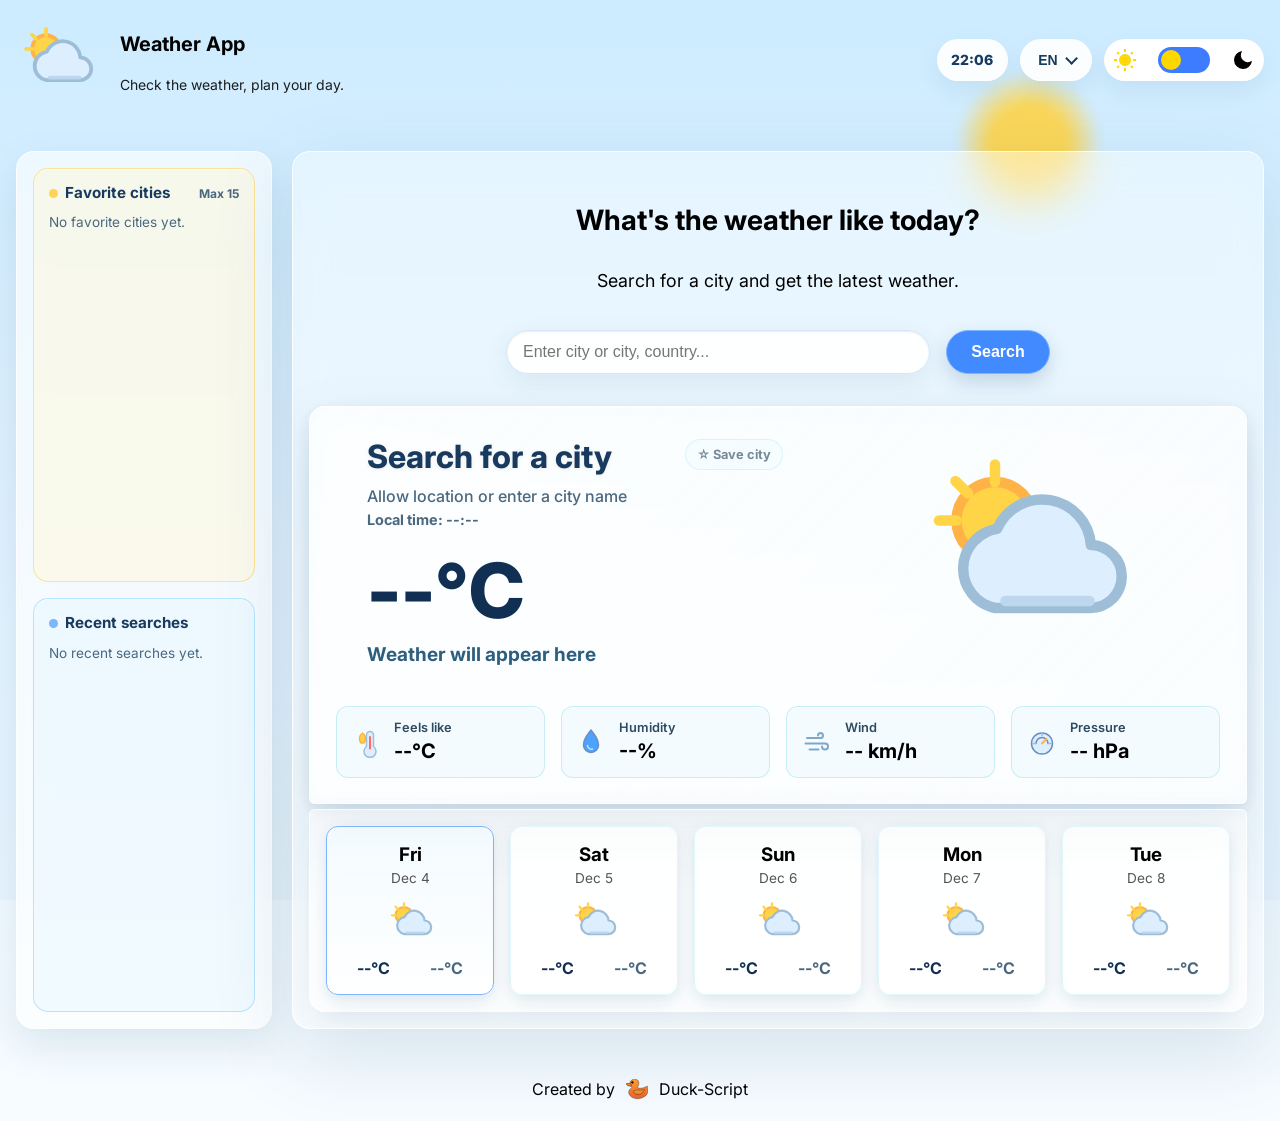
<file: index.html>
<!DOCTYPE html>

<html lang="en">

<head>
    <meta charset="UTF-8">
    <meta name="viewport" content="width=device-width, initial-scale=1.0">
    <meta http-equiv="X-UA-Compatible" content="ie=edge">
    <meta name="color-scheme" content="light dark">

    <link href="https://fonts.googleapis.com/css2?family=Inter:wght@400;500;600;700;800&display=swap" rel="stylesheet">

    <title>Weather App</title>

    <link rel="stylesheet" href="./css/style.css">
    <script src="./js/main.js" defer></script>
    
</head>

<body>
    <div class="weather-background" id="weather-background" aria-hidden="true">
        <div class="weather-bg__sun"></div>
        <div class="weather-bg__moon"></div>
        <div class="weather-bg__stars"></div>
        <div class="weather-bg__cloud weather-bg__cloud--one"><span class="weather-bg__precipitation"></span></div>
        <div class="weather-bg__cloud weather-bg__cloud--two"><span class="weather-bg__precipitation"></span></div>
        <div class="weather-bg__cloud weather-bg__cloud--three"><span class="weather-bg__precipitation"></span></div>
        <div class="weather-bg__cloud weather-bg__cloud--four"><span class="weather-bg__precipitation"></span></div>
        <div class="weather-bg__cloud weather-bg__cloud--five"><span class="weather-bg__precipitation"></span></div>
        <div class="weather-bg__cloud weather-bg__cloud--six"><span class="weather-bg__precipitation"></span></div>
        <div class="weather-bg__rain"></div>
        <div class="weather-bg__snow"></div>
        <div class="weather-bg__lightning"></div>
        <div class="weather-bg__fog"></div>
        <div class="weather-bg__birds">
            <span></span>
            <span></span>
            <span></span>
        </div>
    </div>

    <div class="page-loader" id="page-loader">
        <div class="loader-card" aria-hidden="true">
            <div class="loader-sky">
                <span class="loader-ring"></span>
                <img src="./assets/icons/weather/partly-cloudy.svg" alt="" class="loader-icon">
                <span class="loader-dot loader-dot-1"></span>
                <span class="loader-dot loader-dot-2"></span>
                <span class="loader-dot loader-dot-3"></span>
            </div>
            <div class="loader-progress">
                <span></span>
            </div>
        </div>
        <p>Loading weather app...</p>
    </div>

    <header class="top-section">

        <div class="sun-cloud-icon">
            <img src="./assets/icons/weather/partly-cloudy.svg" alt="" class="weather-icon" aria-hidden="true">
        </div>

        <div class="app-name">
            <p class="app-title">Weather App</p>
            <p class="app-subtitle">Check the weather, plan your day.</p>
        </div>

        <div class="header-controls">
            <div class="app-clock" id="app-clock" aria-label="Current time">--:--</div>

            <div class="language-menu">
                <select id="language-select" class="language-select" aria-label="Language selector">
                    <option value="en">EN</option>
                    <option value="pl">PL</option>
                    <option value="ua">UA</option>
                </select>

                <button id="language-button" class="language-button" type="button" aria-haspopup="listbox" aria-expanded="false" aria-controls="language-options">
                    EN
                </button>

                <div id="language-options" class="language-options" role="listbox" hidden>
                    <button type="button" data-language="en" role="option" aria-selected="true">EN</button>
                    <button type="button" data-language="pl" role="option" aria-selected="false">PL</button>
                    <button type="button" data-language="ua" role="option" aria-selected="false">UA</button>
                </div>
            </div>

            <div class="mode-toggle-container">
                <img src="./assets/icons/app/light-mode.svg" alt="" class="light-mode" aria-hidden="true">
                <input type="checkbox" id="switch" aria-label="Toggle dark theme" /><label for="switch">Toggle</label>
                <img src="./assets/icons/app/dark-mode.svg" alt="" class="dark-mode" aria-hidden="true">
            </div>
        </div>

    </header>

    <div class="app-layout">
        <aside class="city-panel" aria-label="Saved cities panel">
            <section class="city-panel__section city-panel__section--favorites">
                <div class="city-panel__header">
                    <h2 id="favorites-title">Favorite cities</h2>
                    <span id="favorites-limit" aria-hidden="true"></span>
                </div>
                <ul id="favorite-cities" class="city-list"></ul>
            </section>

            <section class="city-panel__section city-panel__section--recent">
                <div class="city-panel__header">
                    <h2 id="recent-title">Recent searches</h2>
                    <span id="recent-limit" aria-hidden="true"></span>
                </div>
                <ul id="recent-searches" class="city-list"></ul>
            </section>
        </aside>

        <main class="main-section" aria-live="polite">
        <div class="headline-container">
            <h1 id="headline">What&rsquo;s the weather like today?</h1>
            <h2 id="subtitle">Search for a city and get the latest weather.</h2>
        </div>

        <form class="search-container" aria-label="Weather search">
            <label for="city-input" class="visually-hidden">City name</label>
            <div class="search-input-wrapper">
                <input id="city-input" type="text" placeholder="Enter city name..." autocomplete="off" aria-autocomplete="list" aria-controls="city-suggestions" aria-expanded="false">
                <ul id="city-suggestions" class="city-suggestions" role="listbox" hidden></ul>
            </div>
            <button id="search-button" type="submit">Search</button>
        </form>

        <section class="weather-display-container">

            <section class="weather-display">
                <div class="weather-info">
                    <div class="current-city-header">
                        <h2 id="city-name">Search for a city</h2>
                    <button id="favorite-button" class="favorite-button" type="button">&#9734; Save city</button>
                </div>

                    <p id="date">Allow location or enter a city name</p>
                    <p class="weather-local-time" id="weather-local-time">Local time: --:--</p>

                    <p id="temperature">--&deg;C</p>
                    <p id="description">Weather will appear here</p>
                </div>

                    <img id="current-weather-icon" src="./assets/icons/weather/partly-cloudy.svg" alt="Weather placeholder">

            </section>

            <section class="weather-details">
                <article class="weather-description">

                    <img src="./assets/icons/metrics/feels-like.svg" alt="" class="weather-description-icon" aria-hidden="true"/>
                    <div class="feels-like-container">
                        <h3>Feels like</h3>
                        <p id="feels-like">--&deg;C</p>
                    </div>

                </article>

                <article class="weather-description">

                    <img src="./assets/icons/metrics/humidity.svg" alt="" class="weather-description-icon" aria-hidden="true"/>
                    <div class="humidity-container">
                        <h3>Humidity</h3>
                        <p id="humidity">--%</p>
                    </div>

                </article>

                <article class="weather-description">
                    <img src="./assets/icons/metrics/wind.svg" alt="" class="weather-description-icon" aria-hidden="true"/>
                    <div class="wind-container">
                        <h3>Wind</h3>
                        <p id="wind-speed">-- km/h</p>
                    </div>
                </article>

                <article class="weather-description">
                    <img src="./assets/icons/metrics/pressure.svg" alt="" class="weather-description-icon" aria-hidden="true"/>
                    <div class="pressure-container">
                        <h3>Pressure</h3>
                        <p id="pressure">-- hPa</p>
                    </div>
                </article>

            </section>
        </section>

        <section class="forecast">
            <article class="forecast-card">

                <div class="day-month">
                    <h3>Mon</h3>
                    <p id="month-1">--</p>
                </div>

                <img src="./assets/icons/weather/partly-cloudy.svg" alt="Weather placeholder" class="card1-icon"/>

                <div class="temp-range">
                    <p id="range-1">--&deg;C</p>
                    <p id="range-2">--&deg;C</p>
                </div>

            </article>

            <article class="forecast-card">

                <div class="day-month">
                    <h3>Tue</h3>
                    <p id="month-2">--</p>
                </div>

                <img src="./assets/icons/weather/partly-cloudy.svg" alt="Weather placeholder" class="card2-icon"/>

                <div class="temp-range">
                    <p id="range-3">--&deg;C</p>
                    <p id="range-4">--&deg;C</p>
                </div>

            </article>

            <article class="forecast-card">

                <div class="day-month">
                    <h3>Wed</h3>
                    <p id="month-3">--</p>
                </div>

                <img src="./assets/icons/weather/partly-cloudy.svg" alt="Weather placeholder" class="card3-icon"/>

                <div class="temp-range">
                    <p id="range-5">--&deg;C</p>
                    <p id="range-6">--&deg;C</p>
                </div>

            </article>

            <article class="forecast-card">

                <div class="day-month">
                    <h3>Thu</h3>
                    <p id="month-4">--</p>
                </div>

                <img src="./assets/icons/weather/partly-cloudy.svg" alt="Weather placeholder" class="card4-icon"/>

                <div class="temp-range">
                    <p id="range-7">--&deg;C</p>
                    <p id="range-8">--&deg;C</p>
                </div>

            </article>

            <article class="forecast-card">

                <div class="day-month">
                    <h3>Fri</h3>
                    <p id="month-5">--</p>
                </div>

                <img src="./assets/icons/weather/partly-cloudy.svg" alt="Weather placeholder" class="card5-icon"/>

                <div class="temp-range">
                    <p id="range-9">--&deg;C</p>
                    <p id="range-10">--&deg;C</p>
                </div>

            </article>

        </section>
        </main>
    </div>

    <footer>
        <p class="footer-credit">
            <span id="footer-prefix">Created by</span>
            <button id="duck-easter-button" class="duck-easter-button" type="button" aria-label="Duck mode button">
                <img src="./assets/icons/app/duck-script.svg" alt="" aria-hidden="true">
            </button>
            <span id="footer-brand">Duck-Script</span>
        </p>
    </footer>

</body>

</html>
</file>
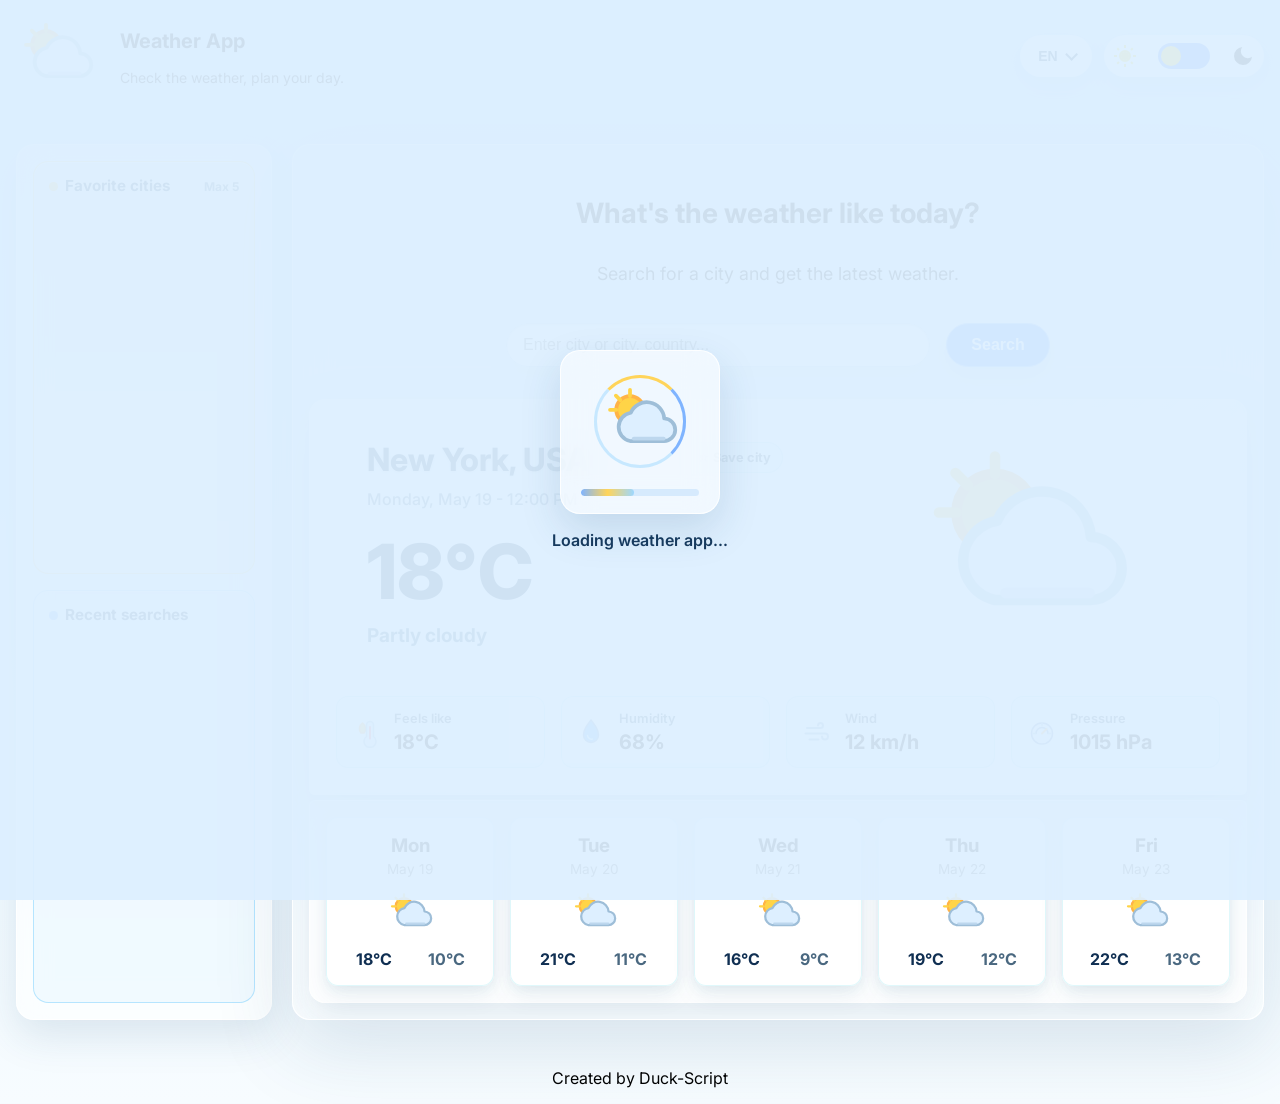
<file: main.html>
<!DOCTYPE html>

<html lang="en">

<head>
    <meta charset="UTF-8">
    <meta name="viewport" content="width=device-width, initial-scale=1.0">
    <meta http-equiv="X-UA-Compatible" content="ie=edge">
    <meta name="color-scheme" content="light dark">

    <link href="https://fonts.googleapis.com/css2?family=Inter:wght@400;500;600;700;800&display=swap" rel="stylesheet">

    <title>Weather App</title>

    <link rel="stylesheet" href="./css/style.css">
    <script src="./js/main.js" defer></script>
    
</head>

<body>
    <div class="page-loader" id="page-loader">
        <div class="loader-card" aria-hidden="true">
            <div class="loader-sky">
                <span class="loader-ring"></span>
                <img src="./assets/icons/weather/partly-cloudy.svg" alt="" class="loader-icon">
                <span class="loader-dot loader-dot-1"></span>
                <span class="loader-dot loader-dot-2"></span>
                <span class="loader-dot loader-dot-3"></span>
            </div>
            <div class="loader-progress">
                <span></span>
            </div>
        </div>
        <p>Loading weather app...</p>
    </div>

    <!-- Header navigation -->
    <header class="top-section">

        <div class="sun-cloud-icon">
            <img src="./assets/icons/weather/partly-cloudy.svg" alt="weather icon" class="weather-icon">
        </div>

        <div class="app-name">
            <h2 class="app-title">Weather App</h2>
            <h3 class="app-subtitle">Check the weather, plan your day.</h3>
        </div>

        <div class="header-controls">
            <!-- Language selector -->
            <div class="language-menu">
                <select id="language-select" class="language-select" aria-label="Language selector">
                    <option value="en">EN</option>
                    <option value="pl">PL</option>
                    <option value="ua">UA</option>
                </select>

                <button id="language-button" class="language-button" type="button" aria-haspopup="listbox" aria-expanded="false">
                    EN
                </button>

                <div id="language-options" class="language-options" role="listbox" hidden>
                    <button type="button" data-language="en" role="option">EN</button>
                    <button type="button" data-language="pl" role="option">PL</button>
                    <button type="button" data-language="ua" role="option">UA</button>
                </div>
            </div>

            <!-- Theme toggle -->
            <div class="mode-toggle-container">
                <img src="./assets/icons/app/light-mode.svg" alt="" class="light-mode" aria-hidden="true">
                <input type="checkbox" id="switch" /><label for="switch">Toggle</label>
                <img src="./assets/icons/app/dark-mode.svg" alt="" class="dark-mode" aria-hidden="true">
            </div>
        </div>

    </header>

    <div class="app-layout">
        <aside class="city-panel" aria-label="Saved cities panel">
            <section class="city-panel__section city-panel__section--favorites">
                <div class="city-panel__header">
                    <h2 id="favorites-title">Favorite cities</h2>
                    <span id="favorites-limit">Max 5</span>
                </div>
                <ul id="favorite-cities" class="city-list"></ul>
            </section>

            <section class="city-panel__section city-panel__section--recent">
                <div class="city-panel__header">
                    <h2 id="recent-title">Recent searches</h2>
                    <span id="recent-limit">Last 5</span>
                </div>
                <ul id="recent-searches" class="city-list"></ul>
            </section>
        </aside>

        <main class="main-section">
        <!-- Search section -->
        <div class="headline-container">
            <h1 id="headline">What&rsquo;s the weather like today?</h1>
            <h2 id="subtitle">Search for a city and get the latest weather.</h2>
        </div>

        <form class="search-container">
            <label for="city-input" class="visually-hidden">City name</label>
            <div class="search-input-wrapper">
                <input id="city-input" type="text" placeholder="Enter city name..." autocomplete="off">
                <ul id="city-suggestions" class="city-suggestions" hidden></ul>
            </div>
            <button id="search-button" type="submit">Search</button>
        </form>

        <!-- Weather data rendered by JavaScript -->
        <section class="weather-display-container">

            <section class="weather-display">
                <div class="weather-info">
                    <div class="current-city-header">
                        <h2 id="city-name">New York, USA</h2>
                        <button id="favorite-button" class="favorite-button" type="button">☆ Save city</button>
                    </div>

                    <h3 id="date">Monday, May 19 - 12:00 PM </h3>

                    <p id="temperature">18°C</p>
                    <p id="description">Partly cloudy</p>
                </div>

                    <img id="current-weather-icon" src="./assets/icons/weather/partly-cloudy.svg" alt="Weather Icon">

            </section>

            <section class="weather-details">
                <article class="weather-description">

                    <img src="./assets/icons/metrics/feels-like.svg" alt="Feels like icon" class="weather-description-icon"/>
                    <div class="feels-like-container">
                        <h3>Feels like</h3>
                        <p id="feels-like">18°C</p>
                    </div>

                </article>

                <article class="weather-description">

                    <img src="./assets/icons/metrics/humidity.svg" alt="Humidity icon" class="weather-description-icon"/>
                    <div class="humidity-container">
                        <h3>Humidity</h3>
                        <p id="humidity">68%</p>
                    </div>

                </article>

                <article class="weather-description">
                    <img src="./assets/icons/metrics/wind.svg" alt="Wind icon" class="weather-description-icon"/>
                    <div class="wind-container">
                        <h3>Wind</h3>
                        <p id="wind-speed">12 km/h</p>
                    </div>
                </article>

                <article class="weather-description">
                    <img src="./assets/icons/metrics/pressure.svg" alt="Pressure icon" class="weather-description-icon"/>
                    <div class="pressure-container">
                        <h3>Pressure</h3>
                        <p id="pressure">1015 hPa</p>
                    </div>
                </article>

            </section>
        </section>

        <!-- Forecast section rendered by JavaScript -->
        <section class="forecast">
            <article class="forecast-card">

                <div class="day-month">
                    <h3>Mon</h3>
                    <p id="month-1">May 19</p>
                </div>

                <img src="./assets/icons/weather/partly-cloudy.svg" alt="Sunny day" class="card1-icon"/>

                <div class="temp-range">
                    <p id="range-1">18°C</p>
                    <p id="range-2">10°C</p>
                </div>

            </article>

            <article class="forecast-card">

                <div class="day-month">
                    <h3>Tue</h3>
                    <p id="month-2">May 20</p>
                </div>

                <img src="./assets/icons/weather/partly-cloudy.svg" alt="Sunny day" class="card2-icon"/>

                <div class="temp-range">
                    <p id="range-3">21°C</p>
                    <p id="range-4">11°C</p>
                </div>

            </article>

            <article class="forecast-card">

                <div class="day-month">
                    <h3>Wed</h3>
                    <p id="month-3">May 21</p>
                </div>

                <img src="./assets/icons/weather/partly-cloudy.svg" alt="Sunny day" class="card3-icon"/>

                <div class="temp-range">
                    <p id="range-5">16°C</p>
                    <p id="range-6">9°C</p>
                </div>

            </article>

            <article class="forecast-card">

                <div class="day-month">
                    <h3>Thu</h3>
                    <p id="month-4">May 22</p>
                </div>

                <img src="./assets/icons/weather/partly-cloudy.svg" alt="Sunny day" class="card4-icon"/>

                <div class="temp-range">
                    <p id="range-7">19°C</p>
                    <p id="range-8">12°C</p>
                </div>

            </article>

            <article class="forecast-card">

                <div class="day-month">
                    <h3>Fri</h3>
                    <p id="month-5">May 23</p>
                </div>

                <img src="./assets/icons/weather/partly-cloudy.svg" alt="Sunny day" class="card5-icon"/>

                <div class="temp-range">
                    <p id="range-9">22°C</p>
                    <p id="range-10">13°C</p>
                </div>

            </article>

        </section>
        </main>
    </div>

    <footer>
        <p>Created by Duck-Script</p>
    </footer>

</body>

</html>
</file>
<file: css/style.css>
/* Theme colors */

:root {
    --body-bg-image: none;
    --sky-bg: linear-gradient(180deg, #BFE8FF 0%, #EAF7FF 55%, #F7FCFF 100%);
    --page-overlay-bg: #DDEFFF73;
    --text-primary: #000000;
    --text-secondary: #1D1D1D;
    --text-muted: #555555;
    --weather-city-text: #173A5E;
    --weather-date-text: #4A6880;
    --weather-temp-text: #102F52;
    --weather-description-text: #2E5E7E;
    --weather-detail-text: #2E4A60;
    --surface-main-bg: #FFFFFF66;
    --surface-main-border: #FFFFFFCC;
    --surface-main-shadow: 0 1.5rem 5rem #1F4E7926;
    --surface-weather-bg: #FFFFFFB3;
    --surface-weather-glow: #FFFFFF8C;
    --surface-weather-border: #FFFFFFD9;
    --surface-weather-shadow: 0 1.25rem 3.5rem #1F4E7924, 0 0.35rem 1rem #1F4E791A;
    --surface-forecast-bg: #FFFFFF80;
    --surface-forecast-border: #FFFFFFCC;
    --surface-forecast-shadow: 0 0.875rem 2.25rem #1F4E791A;
    --surface-card-bg: #FFFFFFB3;
    --surface-card-border: #D9F7FACC;
    --surface-card-shadow: 0 0.625rem 1.5rem #1F4E7914, 0 0.25rem 0.75rem #1F4E7912;
    --detail-card-bg: #F1FAFFCC;
    --detail-card-border: #BDECF2CC;
    --detail-card-shadow: inset 0 0.0625rem 0 #FFFFFFB3;
    --panel-bg: #FFFFFF9C;
    --panel-border: #FFFFFFCC;
    --panel-shadow: 0 1rem 2.5rem #1F4E7920;
    --panel-favorites-bg: #FFF7D980;
    --panel-favorites-border: #FFD45A99;
    --panel-recent-bg: #EAF7FF99;
    --panel-recent-border: #8ED7FF99;
    --panel-section-shadow: inset 0 0.0625rem 0 #FFFFFFB3;
    --toggle-container-bg: #FFFFFF;
    --toggle-light-bg: #3d7bff;
    --toggle-dark-bg: #FFD700;
    --toggle-knob-bg: #FFD700;
    --select-bg: #FFFFFFE6;
    --select-text: #173A5E;
    --select-border: #FFFFFFCC;
    --select-menu-bg: #F3FAFFE8;
    --select-menu-hover-bg: #DDEFFF;
    --scrollbar-track: #DDEFFF99;
    --scrollbar-thumb: #7FB4FF;
    --loader-bg: #DDEFFFEE;
    --loader-text: #173A5E;
    --loader-card-bg: #FFFFFF8C;
    --loader-card-border: #FFFFFFD9;
    --loader-progress-bg: #D6EAFD;
    --loader-progress-fill: linear-gradient(90deg, #7FB4FF, #FFD45A, #9DD7FF);
    --input-bg: #FFFFFFF2;
    --input-focus-bg: #FFFFFF;
    --input-text: #000000;
    --input-border: #D6E6F7;
    --input-focus-border: #7FB4FF;
    --input-shadow: inset 0 0.0625rem 0.125rem #1F4E791A, 0 0.5rem 1.5rem #1F4E7917;
    --input-focus-shadow: inset 0 0.0625rem 0.125rem #1F4E791A, 0 0 0 0.1875rem #428AFF26;
    --button-bg: #428AFF;
    --button-hover-bg: #2F76F3;
    --button-text: #FFFFFF;
    --button-border: #7FB4FF;
    --button-shadow: 0 0.5rem 1.25rem #1F4E7933;
    --button-hover-shadow: 0 0.75rem 1.75rem #1F4E7940;
    --button-active-shadow: 0 0.375rem 1rem #1F4E792E;
    --footer-text-shadow: 0 0 0.3125rem #FFFFFFA6;
}

body.dark-theme {
    --sky-bg: linear-gradient(180deg, #071426 0%, #102033 58%, #16283C 100%);
    --page-overlay-bg: #071426CC;
    --text-primary: #EAF4FF;
    --text-secondary: #D0E4F5;
    --text-muted: #9BB0C5;
    --weather-city-text: #F0F8FF;
    --weather-date-text: #C0D5EA;
    --weather-temp-text: #F5FBFF;
    --weather-description-text: #9DD7FF;
    --weather-detail-text: #C8DCF0;
    --surface-main-bg: #102033A6;
    --surface-main-border: #7FA6CC33;
    --surface-main-shadow: 0 1.5rem 5rem #00000059;
    --surface-weather-bg: #13263BCC;
    --surface-weather-glow: #1B3652A6;
    --surface-weather-border: #8FB6DC33;
    --surface-weather-shadow: 0 1.25rem 3.5rem #00000052, 0 0.35rem 1rem #8EC8FF1A;
    --surface-forecast-bg: #0F2135B3;
    --surface-forecast-border: #7FA6CC33;
    --surface-forecast-shadow: 0 0.875rem 2.25rem #00000045;
    --surface-card-bg: #182C42CC;
    --surface-card-border: #7FCDEB33;
    --surface-card-shadow: 0 0.625rem 1.5rem #0000003D, 0 0.25rem 0.75rem #8EC8FF14;
    --detail-card-bg: #173049CC;
    --detail-card-border: #68B5D94D;
    --detail-card-shadow: inset 0 0.0625rem 0 #FFFFFF1A;
    --panel-bg: #102033CC;
    --panel-border: #7FA6CC33;
    --panel-shadow: 0 1rem 2.5rem #00000045;
    --panel-favorites-bg: #2A2B1FCC;
    --panel-favorites-border: #FFD45A66;
    --panel-recent-bg: #102D45CC;
    --panel-recent-border: #68B5D966;
    --panel-section-shadow: inset 0 0.0625rem 0 #FFFFFF1A;
    --toggle-container-bg: #122237;
    --toggle-light-bg: #111827;
    --toggle-dark-bg: #FFD700;
    --toggle-knob-bg: #111827;
    --select-bg: #122237E6;
    --select-text: #EAF4FF;
    --select-border: #7FA6CC33;
    --select-menu-bg: #13263BF0;
    --select-menu-hover-bg: #1F3A58;
    --scrollbar-track: #102033;
    --scrollbar-thumb: #5EA8FF;
    --loader-bg: #071426F2;
    --loader-text: #EAF4FF;
    --loader-card-bg: #13263BCC;
    --loader-card-border: #8FB6DC33;
    --loader-progress-bg: #223B57;
    --loader-progress-fill: linear-gradient(90deg, #5EA8FF, #FFD45A, #9DD7FF);
    --input-bg: #0F1F33E6;
    --input-focus-bg: #142A43;
    --input-text: #F4FAFF;
    --input-border: #456C91;
    --input-focus-border: #8EC8FF;
    --input-shadow: inset 0 0.0625rem 0.125rem #00000040, 0 0.5rem 1.5rem #0000002E;
    --input-focus-shadow: inset 0 0.0625rem 0.125rem #00000040, 0 0 0 0.1875rem #8EC8FF33;
    --button-bg: #5EA8FF;
    --button-hover-bg: #7DBAFF;
    --button-text: #06111F;
    --button-border: #9CCBFF;
    --button-shadow: 0 0.5rem 1.25rem #0000004D;
    --button-hover-shadow: 0 0.75rem 1.75rem #00000059;
    --button-active-shadow: 0 0.375rem 1rem #00000040;
    --footer-text-shadow: 0 0 0.3125rem #00000099;
}

body.duck-mode {
    --sky-bg: linear-gradient(180deg, #FFF0A8 0%, #FFF6D6 60%, #FFFDF0 100%);
    --page-overlay-bg: #FFF6D6D9;
    --text-primary: #101820;
    --text-secondary: #4B3820;
    --text-muted: #6F5A2D;
    --weather-city-text: #101820;
    --weather-date-text: #6B4D18;
    --weather-temp-text: #101820;
    --weather-description-text: #B05E00;
    --weather-detail-text: #4B3820;
    --surface-main-bg: #FFF6D6B3;
    --surface-main-border: #FFFFFFCC;
    --surface-weather-bg: #FFFFFFB8;
    --surface-weather-glow: #FFD44773;
    --surface-weather-border: #FFD44799;
    --surface-forecast-bg: #FFF6D699;
    --surface-forecast-border: #FFD44799;
    --surface-card-bg: #FFFFFFCC;
    --surface-card-border: #FFD44799;
    --detail-card-bg: #FFF6D6CC;
    --detail-card-border: #FF9F1C80;
    --panel-bg: #FFF6D6B8;
    --panel-favorites-bg: #FFD44766;
    --panel-favorites-border: #FF9F1C99;
    --panel-recent-bg: #FFFFFF99;
    --panel-recent-border: #FFD44799;
    --toggle-light-bg: #FF9F1C;
    --toggle-dark-bg: #101820;
    --toggle-knob-bg: #FFD447;
    --select-bg: #FFFFFFE6;
    --select-text: #101820;
    --select-menu-bg: #FFF6D6F2;
    --select-menu-hover-bg: #FFE39A;
    --input-focus-border: #FF9F1C;
    --button-bg: #FF9F1C;
    --button-hover-bg: #FF7A00;
    --button-text: #101820;
    --button-border: #FFD447;
}

body.dark-theme.duck-mode {
    --sky-bg: linear-gradient(180deg, #101820 0%, #172232 62%, #241F12 100%);
    --page-overlay-bg: #101820D9;
    --text-primary: #FFF6D6;
    --text-secondary: #F2D78A;
    --text-muted: #C7A955;
    --weather-city-text: #FFF6D6;
    --weather-date-text: #E3BD57;
    --weather-temp-text: #FFFFFF;
    --weather-description-text: #FFD447;
    --weather-detail-text: #F2D78A;
    --surface-main-bg: #101820D9;
    --surface-main-border: #FFD44733;
    --surface-main-shadow: 0 1.5rem 5rem #00000066, 0 0.35rem 1.25rem #FF9F1C1F;
    --surface-weather-bg: #172232E6;
    --surface-weather-glow: #5C4318A6;
    --surface-weather-border: #FFD44766;
    --surface-weather-shadow: 0 1.25rem 3.5rem #00000066, 0 0.35rem 1rem #FFD4471F;
    --surface-forecast-bg: #111B29D9;
    --surface-forecast-border: #FFD4474D;
    --surface-card-bg: #172232E6;
    --surface-card-border: #FFD4474D;
    --surface-card-shadow: 0 0.625rem 1.5rem #0000004D, 0 0.25rem 0.75rem #FFD4471A;
    --detail-card-bg: #1D2A3BE6;
    --detail-card-border: #FF9F1C66;
    --panel-bg: #101820E6;
    --panel-border: #FFD44733;
    --panel-favorites-bg: #2A2513E6;
    --panel-favorites-border: #FFD44766;
    --panel-recent-bg: #172232E6;
    --panel-recent-border: #FF9F1C66;
    --toggle-container-bg: #101820;
    --toggle-light-bg: #FFD447;
    --toggle-dark-bg: #FF9F1C;
    --toggle-knob-bg: #101820;
    --select-bg: #172232E6;
    --select-text: #FFF6D6;
    --select-border: #FFD4474D;
    --select-menu-bg: #172232F2;
    --select-menu-hover-bg: #2A2513;
    --input-bg: #172232E6;
    --input-focus-bg: #1D2A3B;
    --input-text: #FFF6D6;
    --input-border: #FFD4474D;
    --input-focus-border: #FFD447;
    --button-bg: #FFD447;
    --button-hover-bg: #FF9F1C;
    --button-text: #101820;
    --button-border: #FF9F1C;
    --footer-text-shadow: 0 0 0.3125rem #000000CC;
}

* {
    box-sizing: border-box;
    padding: 0;
}

.visually-hidden {
    position: absolute;
    width: 0.0625rem;
    height: 0.0625rem;
    padding: 0;
    margin: -0.0625rem;
    overflow: hidden;
    clip: rect(0, 0, 0, 0);
    white-space: nowrap;
    border: 0;
}

/* Body */

body {
    margin: 0;
    font-family: "Inter", sans-serif;
    color: var(--text-primary);
    background-color: #DDEFFF;
    background-image: var(--sky-bg), var(--body-bg-image);
    background-blend-mode: normal, soft-light;
    background-size: cover;
    background-position: center;
    background-repeat: no-repeat;
    position: relative;
    isolation: isolate;
    min-height: 100vh;
    overflow-x: hidden;
}

body::before {
    content: '';
    position: fixed;
    inset: 0;
    background: var(--page-overlay-bg);
    pointer-events: none;
    z-index: -1;
}

body.weather-clear-day {
    --sky-bg: linear-gradient(180deg, #A9E4FF 0%, #EAF8FF 58%, #FFFFFF 100%);
    --page-overlay-bg: #DDEFFF38;
}

body.weather-cloudy,
body.weather-wind {
    --sky-bg: linear-gradient(180deg, #B8D4E8 0%, #D7E8F3 58%, #EFF7FC 100%);
    --page-overlay-bg: #DDEFFF80;
}

body.weather-rain,
body.weather-thunderstorm {
    --sky-bg: linear-gradient(180deg, #6E879B 0%, #9DB4C7 58%, #CEDDE8 100%);
    --page-overlay-bg: #5E789366;
}

body.weather-snow {
    --sky-bg: linear-gradient(180deg, #DCEEFF 0%, #F1F8FF 62%, #FFFFFF 100%);
    --page-overlay-bg: #EAF7FF99;
}

body.weather-fog {
    --sky-bg: linear-gradient(180deg, #C7D5DD 0%, #DDE7EC 60%, #F4F8FA 100%);
    --page-overlay-bg: #E8F0F499;
}

/* Clear night in light theme: slightly deeper blue, not fully dark */
body.weather-clear-night {
    --sky-bg: linear-gradient(180deg, #C2D8EF 0%, #D8ECF8 55%, #EFF7FF 100%);
    --page-overlay-bg: #BDCFE066;
}

/* Clear night in dark theme: proper night sky */
body.dark-theme.weather-clear-night {
    --sky-bg: linear-gradient(180deg, #071426 0%, #13263B 58%, #243A52 100%);
    --page-overlay-bg: #07142699;
}

body.dark-theme.weather-clear-day {
    --sky-bg: linear-gradient(180deg, #102D45 0%, #173A5E 60%, #24496C 100%);
    --page-overlay-bg: #07142699;
}

body.dark-theme.weather-cloudy,
body.dark-theme.weather-wind {
    --sky-bg: linear-gradient(180deg, #101820 0%, #17283A 60%, #20364A 100%);
    --page-overlay-bg: #071426B3;
}

body.dark-theme.weather-rain,
body.dark-theme.weather-thunderstorm {
    --sky-bg: linear-gradient(180deg, #050B13 0%, #0E1A29 58%, #1A2838 100%);
    --page-overlay-bg: #050B13CC;
}

body.dark-theme.weather-snow,
body.dark-theme.weather-fog {
    --sky-bg: linear-gradient(180deg, #101923 0%, #1D2A38 62%, #2D3D4D 100%);
    --page-overlay-bg: #071426B8;
}

/* Weather background */

.weather-background {
    position: fixed;
    inset: 0;
    z-index: -1;
    overflow: hidden;
    pointer-events: none;
}

.weather-background::after {
    content: '';
    position: absolute;
    left: 0;
    right: 0;
    bottom: -18%;
    height: 45%;
    background: radial-gradient(ellipse at center, #FFB35A99 0%, #FFD44740 35%, transparent 70%);
    opacity: 0.08;
    transition: opacity 0.5s ease;
}

.weather-background > div {
    position: absolute;
    opacity: 0;
    transition: opacity 0.5s ease, transform 0.5s ease, filter 0.5s ease;
}

/* Sun: shown when the searched city has daylight, hidden at night */

.weather-bg__sun {
    top: 8%;
    right: 14%;
    width: 9rem;
    height: 9rem;
    border-radius: 50%;
    background: radial-gradient(circle, #FFD447 0 38%, #FFD44780 55%, transparent 72%);
    filter: blur(0.25rem);
    z-index: 2;
}

/* clear sky or default: sun fully visible */
body:not(.is-night).weather-clear-day .weather-bg__sun,
body:not(.is-night).weather-default .weather-bg__sun {
    opacity: 0.9;
}

body:not(.is-night).weather-cloudy .weather-bg__sun,
body:not(.is-night).weather-rain .weather-bg__sun,
body:not(.is-night).weather-snow .weather-bg__sun,
body:not(.is-night).weather-thunderstorm .weather-bg__sun,
body:not(.is-night).weather-fog .weather-bg__sun,
body:not(.is-night).weather-wind .weather-bg__sun {
    opacity: 0.15;
}

/* hidden at night */
body.is-night .weather-bg__sun {
    opacity: 0;
}

/* Moon: only visible at night */

.weather-bg__moon {
    top: 9%;
    right: 15%;
    width: 7rem;
    height: 7rem;
    border-radius: 50%;
    background: radial-gradient(circle at 35% 35%, #FFF6D6 0 45%, #DDEFFF 70%, transparent 72%);
    box-shadow: -1.1rem 0 0 #101820;
    z-index: 2;
}

/* hidden during day */
body:not(.is-night) .weather-bg__moon {
    opacity: 0;
}

/* visible at night, dimmed behind clouds */
body.is-night .weather-bg__moon {
    opacity: 0.80;
}

body.is-night.weather-cloudy .weather-bg__moon,
body.is-night.weather-rain .weather-bg__moon,
body.is-night.weather-snow .weather-bg__moon,
body.is-night.weather-thunderstorm .weather-bg__moon,
body.is-night.weather-fog .weather-bg__moon {
    opacity: 0.20;
}

/* fallback: show moon if weather code is clear-night even without .is-night */
body.weather-clear-night:not(.is-night) .weather-bg__moon {
    opacity: 0.80;
}

/* Stars: hidden in daylight, visible at night */

.weather-bg__stars {
    inset: 0;
    background-image:
        radial-gradient(circle, #FFF6D2CC 0 0.09rem, transparent 0.11rem),
        radial-gradient(circle, #DDEFFFB3 0 0.07rem, transparent 0.09rem),
        radial-gradient(circle, #FFFFFFA6 0 0.06rem, transparent 0.08rem);
    background-position: 12% 18%, 70% 16%, 42% 8%;
    background-size: 7rem 7rem, 10rem 10rem, 13rem 13rem;
    z-index: 1;
}

/* hidden during day */
body:not(.is-night) .weather-bg__stars {
    opacity: 0;
}

/* visible at night, dimmed if cloudy */
body.is-night .weather-bg__stars {
    opacity: 0.72;
}

body.is-night.weather-cloudy .weather-bg__stars,
body.is-night.weather-rain .weather-bg__stars,
body.is-night.weather-snow .weather-bg__stars,
body.is-night.weather-thunderstorm .weather-bg__stars,
body.is-night.weather-fog .weather-bg__stars {
    opacity: 0.12;
}

body.dark-theme.is-night .weather-bg__stars {
    opacity: 0.84;
}

body.dark-theme.is-night.weather-cloudy .weather-bg__stars,
body.dark-theme.is-night.weather-rain .weather-bg__stars,
body.dark-theme.is-night.weather-snow .weather-bg__stars,
body.dark-theme.is-night.weather-thunderstorm .weather-bg__stars,
body.dark-theme.is-night.weather-fog .weather-bg__stars {
    opacity: 0.16;
}

/* same fallback for stars */
body.weather-clear-night .weather-bg__stars {
    opacity: 0.78;
}

body.dark-theme.weather-clear-night .weather-bg__stars {
    opacity: 0.86;
}

.weather-bg__cloud {
    width: 16rem;
    height: 5rem;
    border-radius: 999rem;
    background: linear-gradient(180deg, #FFFFFFF0 0%, #FFFFFFE6 58%, #EAF0F5D9 100%);
    filter: drop-shadow(0 0.85rem 0.35rem #9DB4C726);
    animation: cloud-move 46s linear infinite;
    z-index: 3;
}

.weather-bg__cloud::before,
.weather-bg__cloud::after {
    content: '';
    position: absolute;
    bottom: 1.2rem;
    border-radius: 50%;
    background: inherit;
}

.weather-bg__cloud::before {
    left: 2.5rem;
    width: 5.5rem;
    height: 5.5rem;
    box-shadow:
        3.4rem -1.35rem 0 1.15rem #FFFFFFF0,
        7.4rem 0.15rem 0 0.65rem #FFFFFFE8;
}

.weather-bg__cloud::after {
    right: 2.8rem;
    width: 7rem;
    height: 7rem;
    box-shadow:
        -4.7rem 0.85rem 0 0.75rem #FFFFFFE8,
        2.6rem 1.35rem 0 -0.2rem #EAF0F5D9;
}

.weather-bg__cloud--one {
    top: 16%;
    left: -18rem;
}

.weather-bg__cloud--two {
    top: 36%;
    left: -24rem;
    width: 20rem;
    animation-duration: 62s;
    animation-delay: -12s;
}

.weather-bg__cloud--three {
    top: 68%;
    left: -16rem;
    width: 14rem;
    opacity: 0;
    animation-duration: 54s;
    animation-delay: -20s;
}

.weather-bg__cloud--four {
    top: 6%;
    left: -20rem;
    width: 18rem;
    height: 4.5rem;
    animation-duration: 70s;
    animation-delay: -28s;
}

.weather-bg__cloud--five {
    top: 52%;
    left: -28rem;
    width: 24rem;
    height: 6rem;
    animation-duration: 66s;
    animation-delay: -6s;
}

.weather-bg__cloud--six {
    top: 82%;
    left: -18rem;
    width: 17rem;
    height: 4.75rem;
    animation-duration: 58s;
    animation-delay: -18s;
}

.weather-bg__precipitation {
    position: absolute;
    display: block;
    top: 4rem;
    left: 18%;
    width: 64%;
    height: 9rem;
    opacity: 0;
    background-image: linear-gradient(115deg, transparent 0 45%, #5EA8FFB3 46% 52%, transparent 53% 100%);
    background-size: 1rem 1.9rem;
    animation: rain-fall 0.65s linear infinite;
}

.weather-bg__rain,
.weather-bg__snow {
    inset: 0;
    z-index: 4;
}

.weather-bg__rain {
    background-image: linear-gradient(115deg, transparent 0 45%, #7FB4FF80 46% 52%, transparent 53% 100%);
    background-size: 1.6rem 3rem;
    animation: rain-fall 0.8s linear infinite;
}

.weather-bg__snow {
    background-image:
        radial-gradient(circle, #FFFFFFD9 0 0.12rem, transparent 0.14rem),
        radial-gradient(circle, #DDEFFFCC 0 0.1rem, transparent 0.12rem);
    background-size: 4rem 4rem, 6rem 6rem;
    animation: snow-fall 8s linear infinite;
}

.weather-bg__lightning {
    top: 28%;
    right: 18%;
    width: 3rem;
    height: 5rem;
    background: #FFD447;
    clip-path: polygon(48% 0, 94% 0, 62% 37%, 100% 37%, 32% 100%, 45% 53%, 0 53%);
    filter: drop-shadow(0 0 0.85rem #FFD447CC);
    transform: rotate(8deg);
    z-index: 5;
}

.weather-bg__fog {
    inset: 15% -10%;
    background:
        linear-gradient(90deg, transparent, #FFFFFF66, transparent),
        linear-gradient(90deg, transparent, #DDEFFF66, transparent);
    filter: blur(1.5rem);
    animation: fog-drift 16s ease-in-out infinite alternate;
    z-index: 4;
}

.weather-bg__birds {
    top: 18%;
    left: -8rem;
    width: 8rem;
    height: 2rem;
    animation: birds-fly 34s linear infinite;
}

.weather-bg__birds span {
    position: absolute;
    width: 1rem;
    height: 0.5rem;
    border-top: 0.12rem solid #10182099;
    border-radius: 50%;
}

.weather-bg__birds span:nth-child(1) {
    left: 0;
    top: 0.4rem;
}

.weather-bg__birds span:nth-child(2) {
    left: 2rem;
    top: 0;
}

.weather-bg__birds span:nth-child(3) {
    left: 4rem;
    top: 0.7rem;
}

/* How visible clouds should be per weather state */

body.weather-default .weather-bg__cloud--one,
body.weather-default .weather-bg__cloud--two,
body.weather-default .weather-bg__cloud--four,
body.weather-default .weather-bg__cloud--five {
    opacity: 0.72;
}

body.weather-cloudy .weather-bg__cloud,
body.weather-rain .weather-bg__cloud,
body.weather-snow .weather-bg__cloud,
body.weather-thunderstorm .weather-bg__cloud,
body.weather-wind .weather-bg__cloud {
    opacity: 0.92;
}

body.weather-clear-day .weather-bg__sun,
body.weather-clear-day .weather-bg__birds {
    opacity: 0.88;
}

body.weather-clear-day .weather-bg__cloud--one,
body.weather-clear-day .weather-bg__cloud--four {
    opacity: 0.45;
}

body.weather-clear-night .weather-bg__cloud--one,
body.weather-clear-night .weather-bg__cloud--four {
    opacity: 0.38;
}

body.weather-rain .weather-bg__rain {
    opacity: 0.20;
}

body.weather-rain .weather-bg__precipitation,
body.weather-thunderstorm .weather-bg__precipitation {
    opacity: 0.7;
}

body.weather-snow .weather-bg__snow {
    opacity: 0.26;
}

body.weather-snow .weather-bg__precipitation {
    opacity: 0.75;
    background-image:
        radial-gradient(circle, #FFFFFFE6 0 0.14rem, transparent 0.16rem),
        radial-gradient(circle, #DDEFFFDE 0 0.11rem, transparent 0.13rem);
    background-size: 1.75rem 1.75rem, 2.5rem 2.5rem;
    animation: snow-fall 6s linear infinite;
}

body.weather-thunderstorm .weather-bg__lightning {
    opacity: 0.9;
}

body.weather-fog .weather-bg__fog,
body.weather-fog .weather-bg__cloud {
    opacity: 0.88;
}

body.weather-wind .weather-bg__cloud {
    animation-duration: 32s;
}

/* Dark theme: keep clouds visible without looking like gray blobs */

body.dark-theme .weather-bg__cloud {
    background: linear-gradient(180deg, #8EA8C240 0%, #6A879A34 64%, #3D5A7030 100%);
    filter: blur(0.0625rem) drop-shadow(0 0.65rem 0.45rem #00000030);
    opacity: 0.52;
}

body.dark-theme .weather-bg__cloud::before,
body.dark-theme .weather-bg__cloud::after {
    background: #7A94AA32;
}

body.dark-theme .weather-bg__cloud::before {
    box-shadow:
        3.4rem -1.35rem 0 1.15rem #8EA8C230,
        7.4rem 0.15rem 0 0.65rem #6A879A28;
}

body.dark-theme .weather-bg__cloud::after {
    box-shadow:
        -4.7rem 0.85rem 0 0.75rem #6A879A2C,
        2.6rem 1.35rem 0 -0.2rem #3D5A7028;
}

body.dark-theme.weather-cloudy .weather-bg__cloud,
body.dark-theme.weather-rain .weather-bg__cloud,
body.dark-theme.weather-snow .weather-bg__cloud,
body.dark-theme.weather-thunderstorm .weather-bg__cloud,
body.dark-theme.weather-fog .weather-bg__cloud,
body.dark-theme.weather-wind .weather-bg__cloud {
    opacity: 0.58;
}

body.dark-theme.weather-rain .weather-bg__cloud,
body.dark-theme.weather-thunderstorm .weather-bg__cloud {
    background: linear-gradient(180deg, #70879A38 0%, #4A607030 64%, #283A4A2B 100%);
}

body.dark-theme.weather-clear-night .weather-bg__cloud {
    opacity: 0.28;
}

body.dark-theme .weather-bg__birds span {
    border-color: #FFF6D699;
}

body.duck-mode .weather-background {
    opacity: 0.75;
}

@keyframes cloud-move {
    to {
        transform: translateX(calc(100vw + 30rem));
    }
}

@keyframes rain-fall {
    to {
        background-position: 0 3rem;
    }
}

@keyframes snow-fall {
    to {
        background-position: 0 4rem, 1rem 6rem;
    }
}

@keyframes lightning-flash {
    0%, 92%, 100% {
        opacity: 0;
    }

    94% {
        opacity: 0.2;
    }

    96% {
        opacity: 0;
    }

    97% {
        opacity: 0.16;
    }
}

@keyframes fog-drift {
    to {
        transform: translateX(12%);
    }
}

@keyframes birds-fly {
    to {
        transform: translateX(calc(100vw + 12rem));
    }
}

/* Page loader */

.page-loader {
    position: fixed;
    inset: 0;
    z-index: 10;
    display: flex;
    flex-direction: column;
    align-items: center;
    justify-content: center;
    gap: 1rem;
    background: var(--loader-bg);
    color: var(--loader-text);
    transition: opacity 0.35s ease, visibility 0.35s ease;
}

.page-loader.hidden {
    opacity: 0;
    visibility: hidden;
}

.loader-card {
    display: grid;
    justify-items: center;
    gap: 1rem;
    width: 10rem;
    padding: 1.15rem 1.25rem 1.05rem;
    background: var(--loader-card-bg);
    border: 0.0625rem solid var(--loader-card-border);
    border-radius: 1.25rem;
    box-shadow: 0 1rem 2.5rem #1F4E7926;
    backdrop-filter: blur(1rem);
    -webkit-backdrop-filter: blur(1rem);
}

.loader-sky {
    position: relative;
    display: grid;
    place-items: center;
    width: 6.5rem;
    height: 6.5rem;
}

.loader-icon {
    position: relative;
    z-index: 2;
    width: 5rem;
    height: 5rem;
    animation: loader-float 1.6s ease-in-out infinite;
}

.loader-ring {
    position: absolute;
    inset: 0.35rem;
    border: 0.1875rem solid #9DD7FF80;
    border-top-color: #FFD45A;
    border-right-color: #7FB4FF;
    border-radius: 50%;
    animation: loader-ring-spin 1.8s linear infinite;
}

.loader-dot {
    position: absolute;
    bottom: 0.8rem;
    width: 0.45rem;
    height: 0.45rem;
    border-radius: 50%;
    background: #7FB4FF;
    opacity: 0;
    animation: loader-dot-move 1.4s ease-in-out infinite;
}

.loader-dot-1 {
    left: 1.75rem;
}

.loader-dot-2 {
    left: 3rem;
    animation-delay: 0.18s;
}

.loader-dot-3 {
    left: 4.25rem;
    animation-delay: 0.36s;
}

.loader-progress {
    width: 100%;
    height: 0.45rem;
    overflow: hidden;
    border-radius: 999rem;
    background: var(--loader-progress-bg);
}

.loader-progress span {
    display: block;
    width: 45%;
    height: 100%;
    border-radius: inherit;
    background: var(--loader-progress-fill);
    animation: loader-progress 1.35s ease-in-out infinite;
}

.page-loader p {
    margin: 0;
    font-size: 1rem;
    font-weight: 600;
}

@keyframes loader-float {
    0%, 100% {
        transform: translateY(0) scale(1);
    }

    50% {
        transform: translateY(-0.35rem) scale(1.04);
    }
}

@keyframes loader-ring-spin {
    to {
        transform: rotate(360deg);
    }
}

@keyframes loader-dot-move {
    0% {
        transform: translateY(0);
        opacity: 0;
    }

    35% {
        opacity: 1;
    }

    70% {
        transform: translateY(-1rem);
        opacity: 0;
    }

    100% {
        transform: translateY(-1rem);
        opacity: 0;
    }
}

@keyframes loader-progress {
    0% {
        transform: translateX(-120%);
    }

    55% {
        transform: translateX(65%);
    }

    100% {
        transform: translateX(230%);
    }
}

/* Header */

.top-section {
    display: flex;
    align-items: center;
    width: min(100% - 2rem, 82rem);
    margin-inline: auto;
    gap: 1.5rem;
    padding-block: 0.75rem;
}

.sun-cloud-icon {
    display: flex;
    align-items: center;
}

.sun-cloud-icon .weather-icon {
    width: 5rem;
    height: 5rem;
}

.app-title {
    font-size: 1.25rem;
    font-weight: bold;
    width: fit-content;
    user-select: none;
}

.app-subtitle {
    font-size: 0.875rem;
    font-weight: 400;
    color: var(--text-secondary);
    width: fit-content;
    user-select: none;
}

.mode-toggle-container {
    display: flex;
    align-items: center;
    justify-content: space-between;
    position: relative;
    width: 10rem;
    height: 2.625rem;
    padding: 0.5rem;
    background-color: var(--toggle-container-bg);
    border: 0.0625rem solid var(--select-border);
    border-radius: 3.75rem;
    box-shadow: 0 0.625rem 1.5rem #1F4E7914;
}

body.duck-mode .mode-toggle-container {
    border-color: #FF9F1C80;
    box-shadow: 0 0.625rem 1.5rem #FF9F1C24;
}

body.dark-theme.duck-mode .mode-toggle-container {
    border-color: #FFD44780;
    box-shadow: 0 0.625rem 1.5rem #00000059, 0 0 0 0.0625rem #FFD44733;
}

.header-controls {
    display: flex;
    align-items: center;
    gap: 0.75rem;
    margin-left: auto;
    flex-wrap: wrap;
    justify-content: flex-end;
}

.app-clock {
    min-width: 4.2rem;
    height: 2.625rem;
    display: grid;
    place-items: center;
    padding-inline: 0.85rem;
    border: 0.0625rem solid var(--select-border);
    border-radius: 3.75rem;
    background: var(--select-bg);
    color: var(--select-text);
    font-size: 0.875rem;
    font-weight: 800;
    box-shadow: 0 0.625rem 1.5rem #1F4E7914;
    backdrop-filter: blur(0.625rem);
    -webkit-backdrop-filter: blur(0.625rem);
}

.language-menu {
    position: relative;
}

.language-select {
    position: absolute;
    width: 0.0625rem;
    height: 0.0625rem;
    opacity: 0;
    pointer-events: none;
}

.language-button {
    min-width: 4.5rem;
    height: 2.625rem;
    padding: 0 2rem 0 1rem;
    border: 0.0625rem solid var(--select-border);
    border-radius: 3.75rem;
    background: var(--select-bg);
    color: var(--select-text);
    font-size: 0.875rem;
    font-weight: 700;
    outline: none;
    cursor: pointer;
    box-shadow: 0 0.625rem 1.5rem #1F4E7914;
    backdrop-filter: blur(0.625rem);
    -webkit-backdrop-filter: blur(0.625rem);
    position: relative;
    transition: transform 0.2s ease, box-shadow 0.2s ease, border-color 0.2s ease;
}

.language-button::after {
    content: '';
    position: absolute;
    right: 0.9rem;
    top: 50%;
    width: 0.45rem;
    height: 0.45rem;
    border-right: 0.125rem solid currentColor;
    border-bottom: 0.125rem solid currentColor;
    transform: translateY(-65%) rotate(45deg);
    transition: transform 0.2s ease;
}

.language-button[aria-expanded="true"]::after {
    transform: translateY(-25%) rotate(225deg);
}

.language-button:hover,
.language-button:focus-visible {
    border-color: var(--input-focus-border);
    box-shadow: 0 0.75rem 1.75rem #1F4E7926;
    transform: translateY(-0.0625rem);
}

.language-options {
    position: absolute;
    top: calc(100% + 0.45rem);
    left: 0;
    z-index: 5;
    display: grid;
    gap: 0.25rem;
    min-width: 6.25rem;
    padding: 0.35rem;
    border: 0.0625rem solid var(--select-border);
    border-radius: 0.875rem;
    background: var(--select-menu-bg);
    box-shadow: 0 1rem 2rem #1F4E7926;
    backdrop-filter: blur(0.875rem);
    -webkit-backdrop-filter: blur(0.875rem);
}

.language-options[hidden] {
    display: none;
}

.language-options button {
    border: 0;
    border-radius: 0.625rem;
    padding: 0.6rem 0.75rem;
    background: transparent;
    color: var(--select-text);
    font: inherit;
    font-weight: 700;
    text-align: left;
    cursor: pointer;
    transition: background 0.2s ease, color 0.2s ease;
}

.language-options button:hover,
.language-options button:focus-visible,
.language-options button.active {
    background: var(--select-menu-hover-bg);
    color: var(--weather-city-text);
    outline: none;
}

.language-options button:focus-visible {
    box-shadow: 0 0 0 0.125rem var(--input-focus-border);
}

.light-mode,
.dark-mode {
    width: 1.5rem;
    height: 1.5rem;
    display: block;
}

/* Mode toggle */

.mode-toggle-container input[type=checkbox] {
    position: absolute;
    width: 0.0625rem;
    height: 0.0625rem;
    opacity: 0;
}

.mode-toggle-container label {
    cursor: pointer;
    text-indent: -624.9375rem;
    width: 3.25rem;
    height: 1.625rem;
    background: var(--toggle-light-bg);
    display: block;
    border-radius: 1.625rem;
    position: absolute;
    left: 50%;
    top: 50%;
    transform: translate(-50%, -50%);
}

.mode-toggle-container label:after {
    content: '';
    position: absolute;
    top: 0.1875rem;
    left: 0.1875rem;
    width: 1.25rem;
    height: 1.25rem;
    background: var(--toggle-knob-bg);
    border-radius: 1.25rem;
    transition: 0.3s;
}

.mode-toggle-container input:checked + label {
    background: var(--toggle-dark-bg);
}

.mode-toggle-container input:checked + label:after {
    left: calc(100% - 0.1875rem);
    transform: translateX(-100%);
}

.mode-toggle-container input:focus-visible + label {
    outline: 0.1875rem solid var(--input-focus-border);
    outline-offset: 0.1875rem;
}

.mode-toggle-container label:active:after {
    width: 1.75rem;
}

/* Main */

.app-layout {
    display: grid;
    grid-template-columns: minmax(14rem, 16rem) minmax(0, 64rem);
    align-items: stretch;
    justify-content: center;
    gap: 1.25rem;
    width: min(100% - 2rem, 82rem);
    margin: 2rem auto;
}

.city-panel {
    display: grid;
    grid-template-rows: repeat(2, minmax(0, 1fr));
    gap: 1rem;
    align-content: start;
    align-self: stretch;
    height: 100%;
    min-height: 100%;
    padding: 1rem;
    background: var(--panel-bg);
    border: 0.0625rem solid var(--panel-border);
    border-radius: 1.125rem;
    box-shadow: var(--panel-shadow);
    backdrop-filter: blur(1rem);
    -webkit-backdrop-filter: blur(1rem);
}

.city-panel__section {
    display: grid;
    gap: 0.75rem;
    align-content: start;
    padding: 0.95rem;
    border: 0.0625rem solid var(--panel-border);
    border-radius: 0.95rem;
    box-shadow: var(--panel-section-shadow);
}

.city-panel__section--favorites {
    background: var(--panel-favorites-bg);
    border-color: var(--panel-favorites-border);
}

.city-panel__section--recent {
    background: var(--panel-recent-bg);
    border-color: var(--panel-recent-border);
}

.city-panel__header {
    display: flex;
    align-items: center;
    justify-content: space-between;
    gap: 0.75rem;
}

.city-panel__header h2 {
    display: flex;
    align-items: center;
    gap: 0.45rem;
    margin: 0;
    color: var(--weather-city-text);
    font-size: 0.95rem;
    line-height: 1.2;
}

.city-panel__header h2::before {
    content: '';
    width: 0.55rem;
    height: 0.55rem;
    flex-shrink: 0;
    border-radius: 50%;
}

.city-panel__section--favorites .city-panel__header h2::before {
    background: #FFD45A;
}

.city-panel__section--recent .city-panel__header h2::before {
    background: #7FB4FF;
}

.city-panel__header span {
    display: none;
}

.city-panel__section--favorites .city-panel__header span {
    display: inline;
    color: var(--weather-date-text);
    font-size: 0.75rem;
    font-weight: 700;
}

.city-list {
    display: grid;
    gap: 0.5rem;
    list-style: none;
    margin: 0;
    padding: 0;
}

.city-panel__section--favorites .city-list {
    max-height: 21rem;
    overflow-y: auto;
    padding-right: 0.15rem;
    scrollbar-color: var(--scrollbar-thumb) var(--scrollbar-track);
    scrollbar-width: thin;
}

.city-panel__section--favorites .city-list::-webkit-scrollbar {
    width: 0.5rem;
}

.city-panel__section--favorites .city-list::-webkit-scrollbar-track {
    background: var(--scrollbar-track);
    border-radius: 999rem;
}

.city-panel__section--favorites .city-list::-webkit-scrollbar-thumb {
    background: var(--scrollbar-thumb);
    border-radius: 999rem;
}

.city-list li {
    display: flex;
    align-items: center;
    gap: 0.5rem;
}

.city-list__button,
.city-list__remove,
.favorite-button {
    border: 0.0625rem solid var(--detail-card-border);
    border-radius: 999rem;
    background: var(--detail-card-bg);
    color: var(--weather-detail-text);
    cursor: pointer;
    font: inherit;
    font-weight: 700;
    transition: transform 0.2s ease, border-color 0.2s ease, background 0.2s ease;
}

.city-list__button {
    flex: 1;
    min-width: 0;
    padding: 0.5rem 0.65rem;
    text-align: left;
    font-size: 0.82rem;
    line-height: 1.18;
    box-shadow: inset 0 0.0625rem 0 #FFFFFF80;
}

.city-list__remove {
    width: 2rem;
    height: 2rem;
    flex-shrink: 0;
    display: grid;
    place-items: center;
}

.city-list__button:hover,
.city-list__remove:hover,
.favorite-button:hover,
.city-list__button:focus-visible,
.city-list__remove:focus-visible,
.favorite-button:focus-visible {
    border-color: var(--input-focus-border);
    transform: translateY(-0.0625rem);
    outline: none;
}

.favorite-button:disabled {
    cursor: not-allowed;
    opacity: 0.65;
    transform: none;
}

.city-list__empty {
    color: var(--weather-date-text);
    font-size: 0.85rem;
    margin: 0;
}

.main-section {
    display: flex;
    flex-direction: column;
    width: 100%;
    margin: 0;
    background: var(--surface-main-bg);
    border: 0.0625rem solid var(--surface-main-border);
    box-shadow: var(--surface-main-shadow);
    backdrop-filter: blur(1.125rem);
    -webkit-backdrop-filter: blur(1.125rem);
    border-radius: 1.125rem;
    overflow: hidden;
}

/* Headline section */

.headline-container {
    display: flex;
    flex-direction: column;
    align-items: center;
    width: min(100% - 2rem, 34rem);
    margin: 2rem auto 0.75rem;
    font-size: 0.865rem;
    text-align: center;
}

#headline, #subtitle {
    width: fit-content;
    user-select: none;
}

#headline {
    font-size: 1.75rem;
    font-weight: 700;
}

#subtitle {
    font-size: 1.115rem;
    font-weight: 400;
}

/* Search section */

.search-container {
    display: flex;
    align-items: center;
    gap: 1rem;
    width: min(100% - 2rem, 34rem);
    justify-content: center;
    margin: 0.75rem auto 2rem;
}

.search-input-wrapper {
    position: relative;
    display: flex;
    flex: 1;
    min-width: 0;
}

#city-input {
    flex: 1;
    min-width: 0;
    padding: 0.75rem 1rem;
    border: 0.0625rem solid var(--input-border);
    border-radius: 16rem;
    background: var(--input-bg);
    color: var(--input-text);
    outline: none;
    font-size: 1rem;
    box-shadow: var(--input-shadow);
    transition: border-color 0.2s ease, box-shadow 0.2s ease, background 0.2s ease;
}

.city-suggestions {
    position: absolute;
    top: calc(100% + 0.45rem);
    left: 0;
    right: 0;
    z-index: 6;
    display: grid;
    gap: 0.25rem;
    max-height: 15rem;
    overflow-y: auto;
    margin: 0;
    padding: 0.4rem;
    list-style: none;
    border: 0.0625rem solid var(--select-border);
    border-radius: 0.875rem;
    background: var(--select-menu-bg);
    box-shadow: 0 1rem 2rem #1F4E7926;
    backdrop-filter: blur(0.875rem);
    -webkit-backdrop-filter: blur(0.875rem);
    scrollbar-color: var(--scrollbar-thumb) var(--scrollbar-track);
    scrollbar-width: thin;
}

.city-suggestions::-webkit-scrollbar {
    width: 0.625rem;
}

.city-suggestions::-webkit-scrollbar-track {
    background: var(--scrollbar-track);
    border-radius: 999rem;
}

.city-suggestions::-webkit-scrollbar-thumb {
    background: var(--scrollbar-thumb);
    border: 0.125rem solid var(--scrollbar-track);
    border-radius: 999rem;
}

.city-suggestions[hidden] {
    display: none;
}

.city-suggestions button,
.city-suggestions .city-suggestions__empty {
    width: 100%;
    border: 0;
    border-radius: 0.625rem;
    padding: 0.65rem 0.75rem;
    background: transparent;
    color: var(--select-text);
    font: inherit;
    text-align: left;
}

.city-suggestions button {
    cursor: pointer;
}

.city-suggestions button:hover,
.city-suggestions button:focus-visible {
    background: var(--select-menu-hover-bg);
}

.city-suggestions strong {
    display: block;
    color: var(--weather-city-text);
    font-size: 0.9rem;
}

.city-suggestions span {
    color: var(--weather-date-text);
    font-size: 0.8rem;
}

#city-input:focus {
    background: var(--input-focus-bg);
    border-color: var(--input-focus-border);
    box-shadow: var(--input-focus-shadow);
}

#search-button {
    flex-shrink: 0;
    min-width: 6.5rem;
    padding: 0.75rem 1rem;
    border: 0.0625rem solid var(--button-border);
    border-radius: 16rem;
    background: var(--button-bg);
    color: var(--button-text);
    font-size: 1rem;
    font-weight: 600;
    outline: none;
    cursor: pointer;
    box-shadow: var(--button-shadow);
    transition: transform 0.2s ease, box-shadow 0.2s ease, background 0.2s ease;
}

#search-button:hover,
#search-button:focus-visible {
    background: var(--button-hover-bg);
    box-shadow: var(--button-hover-shadow);
    transform: translateY(-0.0625rem);
    outline: none;
}

#search-button:active {
    transform: translateY(0);
    box-shadow: var(--button-active-shadow);
}

#search-button:disabled {
    cursor: not-allowed;
    opacity: 0.7;
    transform: none;
}

/* Weather display */

.weather-display-container {
    background: linear-gradient(135deg, var(--surface-weather-bg), var(--surface-weather-glow));
    border: 0.0625rem solid var(--surface-weather-border);
    box-shadow: var(--surface-weather-shadow);
    backdrop-filter: blur(0.875rem);
    -webkit-backdrop-filter: blur(0.875rem);
    border-radius: 1rem 1rem 0.375rem 0.375rem;
    user-select: none;
    margin: 0 1rem;
    overflow: hidden;
}

.weather-display {
    display: grid;
    align-items: center;
    justify-items: center;
    grid-template-columns: minmax(0, 1.1fr) minmax(10rem, 0.9fr);
    gap: 1.5rem;
    padding: 2rem 2rem 1.5rem;
}

.weather-info {
    display: grid;
    justify-items: start;
    width: min(100%, 26rem);
    gap: 0.65rem;
}

.current-city-header {
    display: flex;
    align-items: flex-start;
    justify-content: space-between;
    gap: 0.75rem;
    width: 100%;
}

.favorite-button {
    flex-shrink: 0;
    padding: 0.45rem 0.7rem;
    font-size: 0.8rem;
}

#city-name {
    font-size: 2rem;
    font-weight: 750;
    color: var(--weather-city-text);
    min-width: 0;
    margin: 0;
    line-height: 1.15;
    overflow-wrap: anywhere;
    /* Subtle shadow helps legibility over busy backgrounds */
    text-shadow: 0 0.0625rem 0.25rem #00000014;
}

body.dark-theme #city-name {
    text-shadow: 0 0.0625rem 0.35rem #00000030;
}

#date {
    font-size: 1rem;
    font-weight: 500;
    color: var(--weather-date-text);
    width: 100%;
    margin: 0;
}

.weather-local-time {
    width: 100%;
    margin: -0.35rem 0 0;
    color: var(--weather-date-text);
    font-size: 0.9rem;
    font-weight: 700;
}

#temperature {
    font-size: clamp(3.5rem, 7vw, 4.75rem);
    font-weight: 800;
    color: var(--weather-temp-text);
    margin: 1rem 0 0.35rem;
    width: 100%;
    line-height: 0.95;
}

#description {
    font-size: 1.1875rem;
    font-weight: 700;
    color: var(--weather-description-text);
    width: 100%;
    margin: 0;
}

#current-weather-icon {
    width: clamp(10rem, 22vw, 14rem);
    height: clamp(10rem, 22vw, 14rem);
    object-fit: contain;
}

/* Weather details */

.weather-details {
    display: grid;
    grid-template-columns: repeat(4, minmax(0, 1fr));
    gap: 1rem;
    padding: 1rem 1.6rem 1.6rem;
}

.weather-description {
    display: flex;
    align-items: center;
    gap: 0.75rem;
    font-size: 0.875rem;
    color: var(--weather-detail-text);
    padding: 0.85rem;
    background: var(--detail-card-bg);
    border: 0.0625rem solid var(--detail-card-border);
    border-radius: 0.75rem;
    box-shadow: var(--detail-card-shadow);
    transition: transform 0.2s ease, border-color 0.2s ease;
}

.weather-description:hover {
    transform: translateY(-0.0625rem);
    border-color: var(--input-focus-border);
}

.weather-description h3 {
    margin: 0 0 0.25rem;
    font-size: 0.8rem;
    font-weight: 600;
}

.weather-description-icon {
    width: 2rem;
    height: 2rem;
    flex-shrink: 0;
}

#feels-like,
#humidity,
#wind-speed,
#pressure {
    font-size: 1.25rem;
    color: var(--text-primary);
    margin: 0;
    font-weight: 700;
}

/* Forecast */

.forecast {
    display: flex;
    flex-wrap: wrap;
    align-items: stretch;
    gap: 1rem;
    margin: 0.3rem 1rem 1rem;
    user-select: none;
    background: var(--surface-forecast-bg);
    border: 0.0625rem solid var(--surface-forecast-border);
    box-shadow: var(--surface-forecast-shadow);
    backdrop-filter: blur(0.625rem);
    -webkit-backdrop-filter: blur(0.625rem);
    border-radius: 0.375rem 0.375rem 1rem 1rem;
    padding: 1rem;
}

.forecast-card {
    display: flex;
    flex-direction: column;
    align-items: center;
    justify-content: space-between;
    flex: 1 1 9.5rem;
    min-width: 0;
    gap: 0.75rem;
    border-radius: 0.75rem;
    background: var(--surface-card-bg);
    border: 0.0625rem solid var(--surface-card-border);
    box-shadow: var(--surface-card-shadow);
    padding: 1rem;
    transition: transform 0.2s ease, border-color 0.2s ease;
}

.forecast-card:hover {
    transform: translateY(-0.0625rem);
    border-color: var(--input-focus-border);
    box-shadow: var(--surface-card-shadow), 0 0.5rem 1.4rem #1F4E7920;
}

.forecast-card--today {
    border-color: var(--input-focus-border);
    background: linear-gradient(180deg, var(--detail-card-bg), var(--surface-card-bg));
}

.day-month {
    display: flex;
    flex-direction: column;
    align-items: center;
    gap: 0.25rem;
    text-align: center;
}

.day-month h3,
.day-month p,
.temp-range p {
    margin: 0;
}

#month-1, #month-2, #month-3, #month-4, #month-5 {
    font-size: 0.85rem;
    color: var(--text-muted);
}

.temp-range {
    display: grid;
    align-items: center;
    font-size: 1rem;
    grid-template-columns: repeat(2, minmax(0, 1fr));
    gap: 0.75rem;
    width: 100%;
    text-align: center;
    font-weight: 700;
}

.temp-range p:first-child {
    color: var(--weather-temp-text);
}

.temp-range p:last-child {
    color: var(--weather-date-text);
}

.card1-icon,
.card2-icon,
.card3-icon,
.card4-icon,
.card5-icon {
    width: 3rem;
    height: 3rem;
}

/* Footer */

footer {
    display: flex;
    justify-content: center;
    align-items: center;
    text-shadow: var(--footer-text-shadow);
    color: var(--text-primary);
}

.footer-credit {
    display: inline-flex;
    align-items: center;
    justify-content: center;
    gap: 0.35rem;
    margin: 0.75rem 1rem 1rem;
}

.duck-easter-button {
    display: inline-grid;
    place-items: center;
    width: 2rem;
    height: 2rem;
    border: 0.0625rem solid transparent;
    border-radius: 50%;
    background: transparent;
    cursor: pointer;
    box-shadow: none;
    transition: transform 0.16s ease, box-shadow 0.16s ease, border-color 0.16s ease;
}

.duck-easter-button img {
    width: 1.35rem;
    height: 1.35rem;
}

.duck-easter-button:hover,
.duck-easter-button:focus-visible {
    border-color: var(--input-focus-border);
    box-shadow: 0 0.35rem 0.85rem #1F4E791A;
    outline: none;
}

.duck-easter-button.is-pressed {
    transform: translateY(0.125rem) scale(0.96);
}

.duck-easter-button.is-double-pressed {
    transform: translateY(0.3125rem) rotate(-7deg) scale(0.92);
}

/* Responsive */

@media (max-width: 68.75rem) {
    .app-layout {
        grid-template-columns: 1fr;
        width: min(100% - 2rem, 64rem);
        margin-block: 1.25rem;
    }

    .city-panel {
        grid-template-columns: repeat(2, minmax(0, 1fr));
        grid-template-rows: auto;
    }

    .top-section {
        padding: 1rem 2rem;
    }

    .weather-details {
        grid-template-columns: repeat(2, minmax(0, 1fr));
    }

    .forecast {
        gap: 0.875rem;
    }
}

@media (max-width: 52rem) {
    .top-section {
        flex-wrap: wrap;
    }

    .header-controls {
        width: 100%;
        margin-left: 0;
        justify-content: flex-start;
    }

    .weather-display {
        grid-template-columns: 1fr;
        text-align: center;
    }

    .weather-info {
        justify-items: center;
    }

    .current-city-header {
        justify-content: center;
        flex-wrap: wrap;
    }
}

@media (max-width: 40rem) {
    .top-section {
        flex-wrap: wrap;
        gap: 1rem;
        width: min(100% - 1rem, 82rem);
        padding-block: 0.75rem;
    }

    .header-controls {
        margin-left: 0;
        width: 100%;
        justify-content: space-between;
    }

    .app-clock {
        min-width: 4rem;
        padding-inline: 0.7rem;
    }

    .sun-cloud-icon .weather-icon {
        width: 4rem;
        height: 4rem;
    }

    .app-name {
        flex: 1;
        min-width: 12rem;
    }

    .app-title {
        margin: 0 0 0.25rem;
    }

    .app-subtitle {
        margin: 0;
    }

    .app-layout {
        width: min(100% - 1rem, 64rem);
        gap: 1rem;
        margin-block: 1rem;
    }

    .search-container {
        flex-direction: column;
        align-items: stretch;
        width: min(100% - 1.5rem, 34rem);
        margin-bottom: 1.25rem;
    }

    .city-panel {
        grid-template-columns: 1fr;
        grid-template-rows: auto;
        padding: 0.75rem;
    }

    #search-button {
        width: 100%;
    }

    .headline-container {
        width: min(100% - 1.5rem, 34rem);
        margin-top: 1.25rem;
    }

    #headline {
        font-size: 1.45rem;
    }

    #subtitle {
        font-size: 0.95rem;
    }

    .weather-display-container {
        margin-inline: 0.75rem;
    }

    .weather-display {
        grid-template-columns: 1fr;
        gap: 0.75rem;
        padding: 1.35rem 1rem 1rem;
        text-align: center;
    }

    .weather-info {
        justify-items: center;
    }

    .current-city-header {
        flex-direction: column;
        align-items: center;
    }

    #city-name {
        font-size: 1.55rem;
    }

    #date {
        font-size: 0.9rem;
    }

    .weather-local-time {
        font-size: 0.85rem;
    }

    #temperature {
        font-size: 3rem;
        margin-top: 0.5rem;
    }

    #description {
        font-size: 1rem;
    }

    #current-weather-icon {
        width: 8rem;
        height: 8rem;
    }

    .weather-details {
        grid-template-columns: 1fr;
        gap: 0.75rem;
        padding: 0.75rem;
    }

    .forecast {
        gap: 0.75rem;
        margin: 0.3rem 0.75rem 0.75rem;
        padding: 0.75rem;
    }

    .forecast-card {
        padding: 0.85rem 0.65rem;
    }
}

@media (max-width: 24rem) {
    .header-controls {
        justify-content: flex-start;
    }

    .mode-toggle-container {
        width: 9rem;
    }

    .app-clock {
        height: 2.4rem;
    }

    .forecast {
        flex-direction: column;
    }
}

@media (prefers-reduced-motion: reduce) {
    .weather-background *,
    .weather-background::before,
    .weather-background::after {
        animation: none !important;
        transition: none !important;
    }
}
</file>
